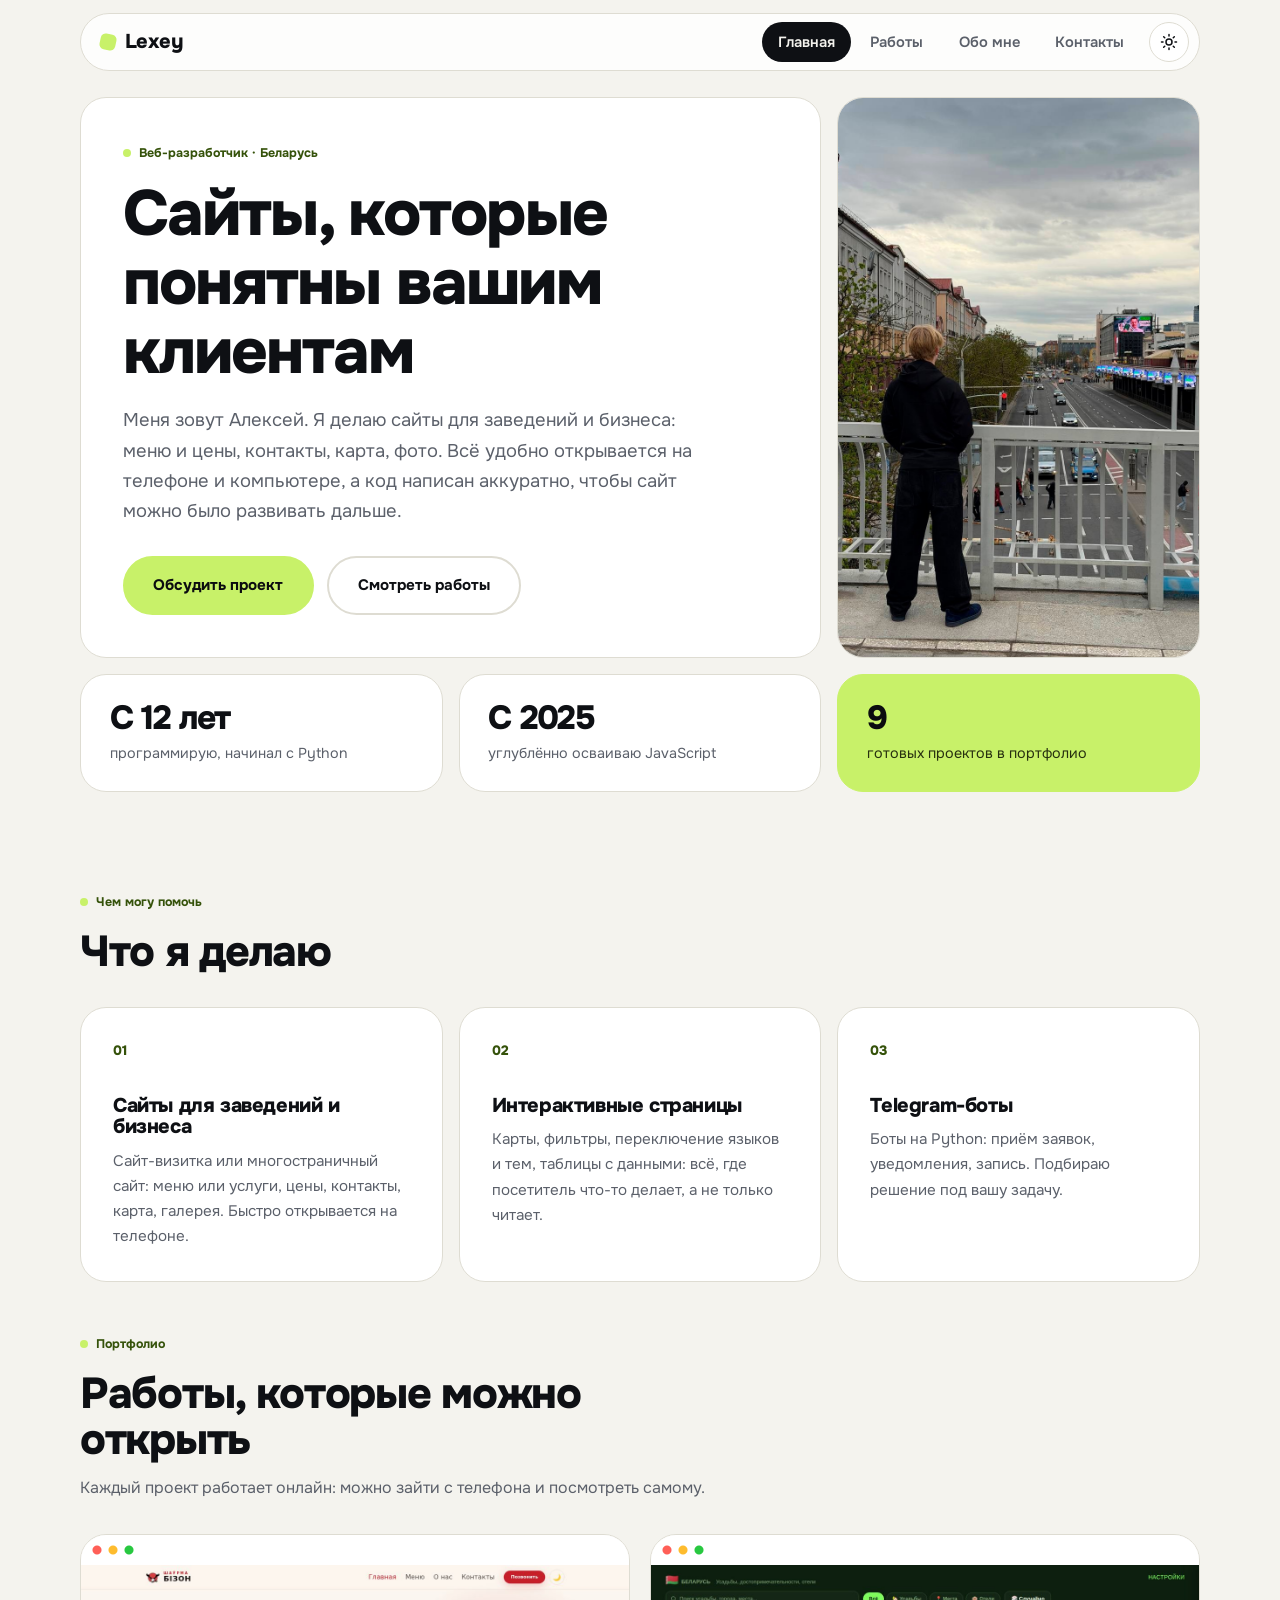
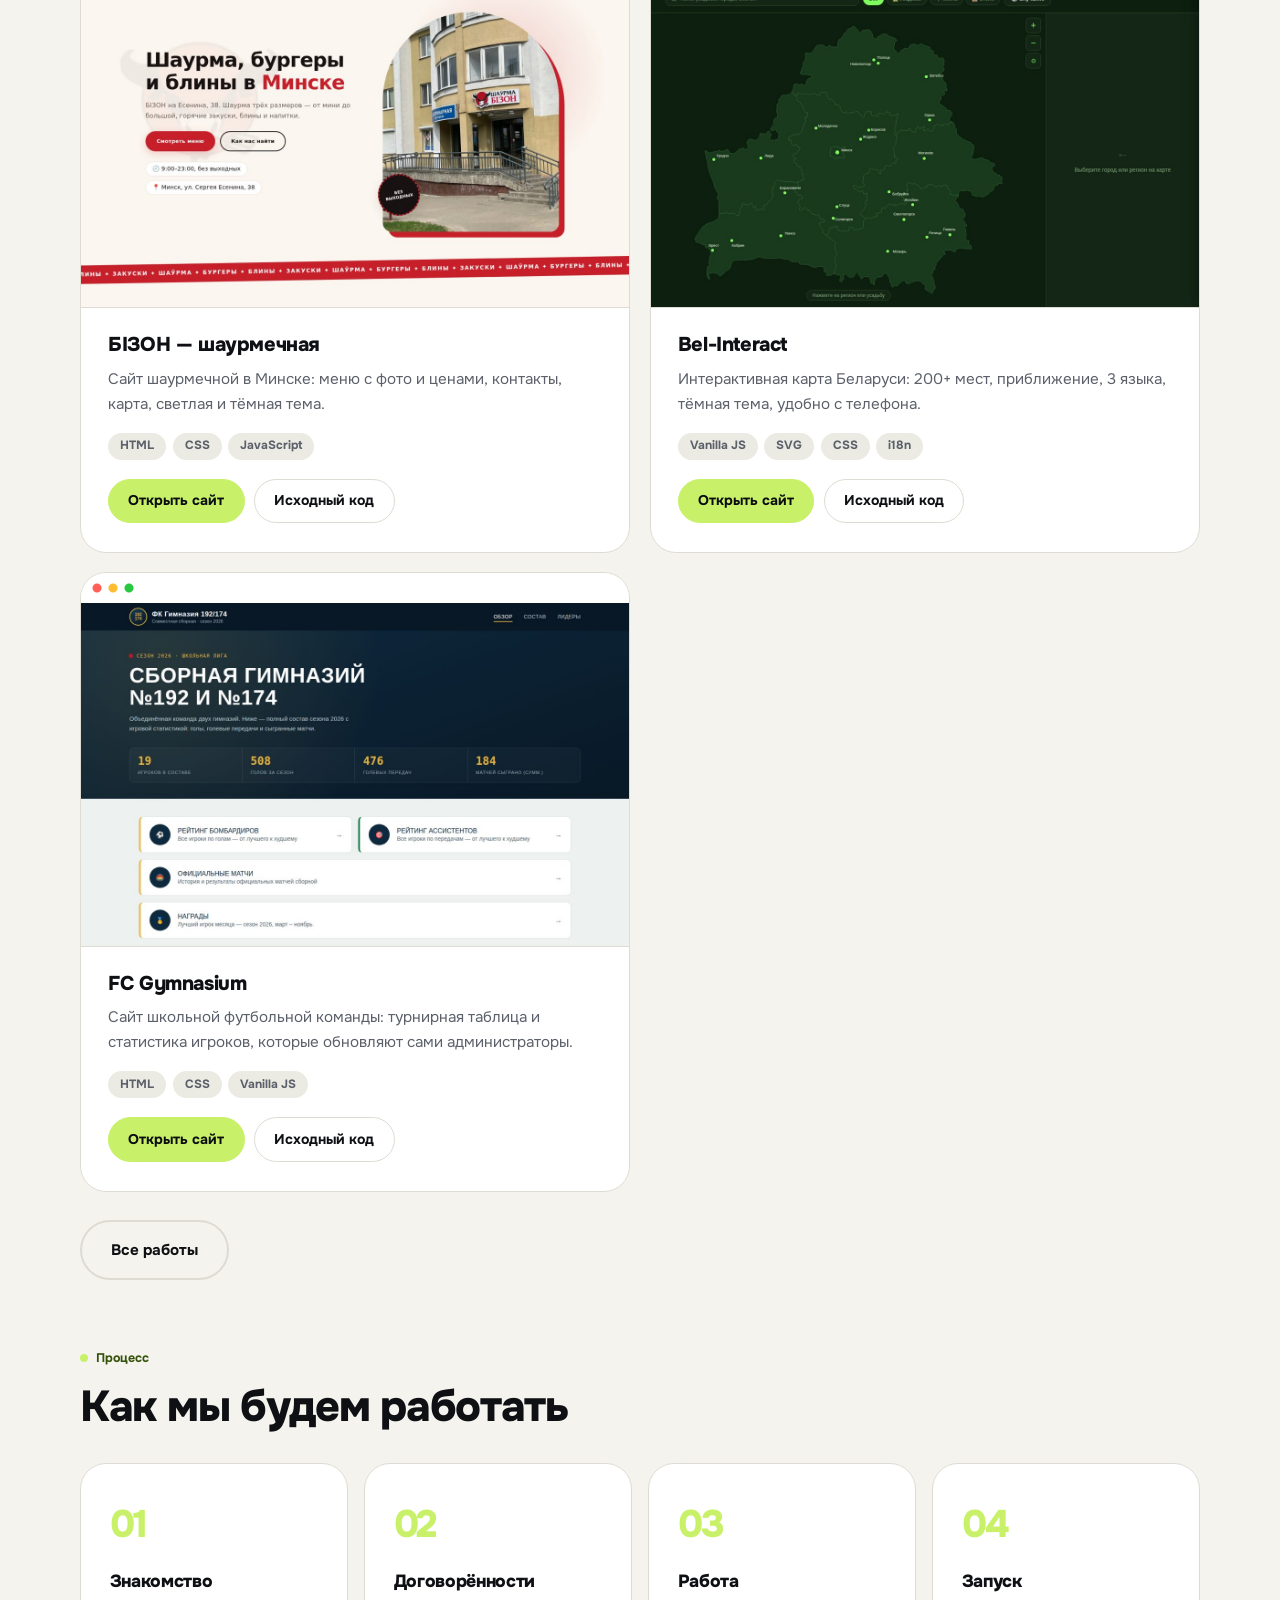
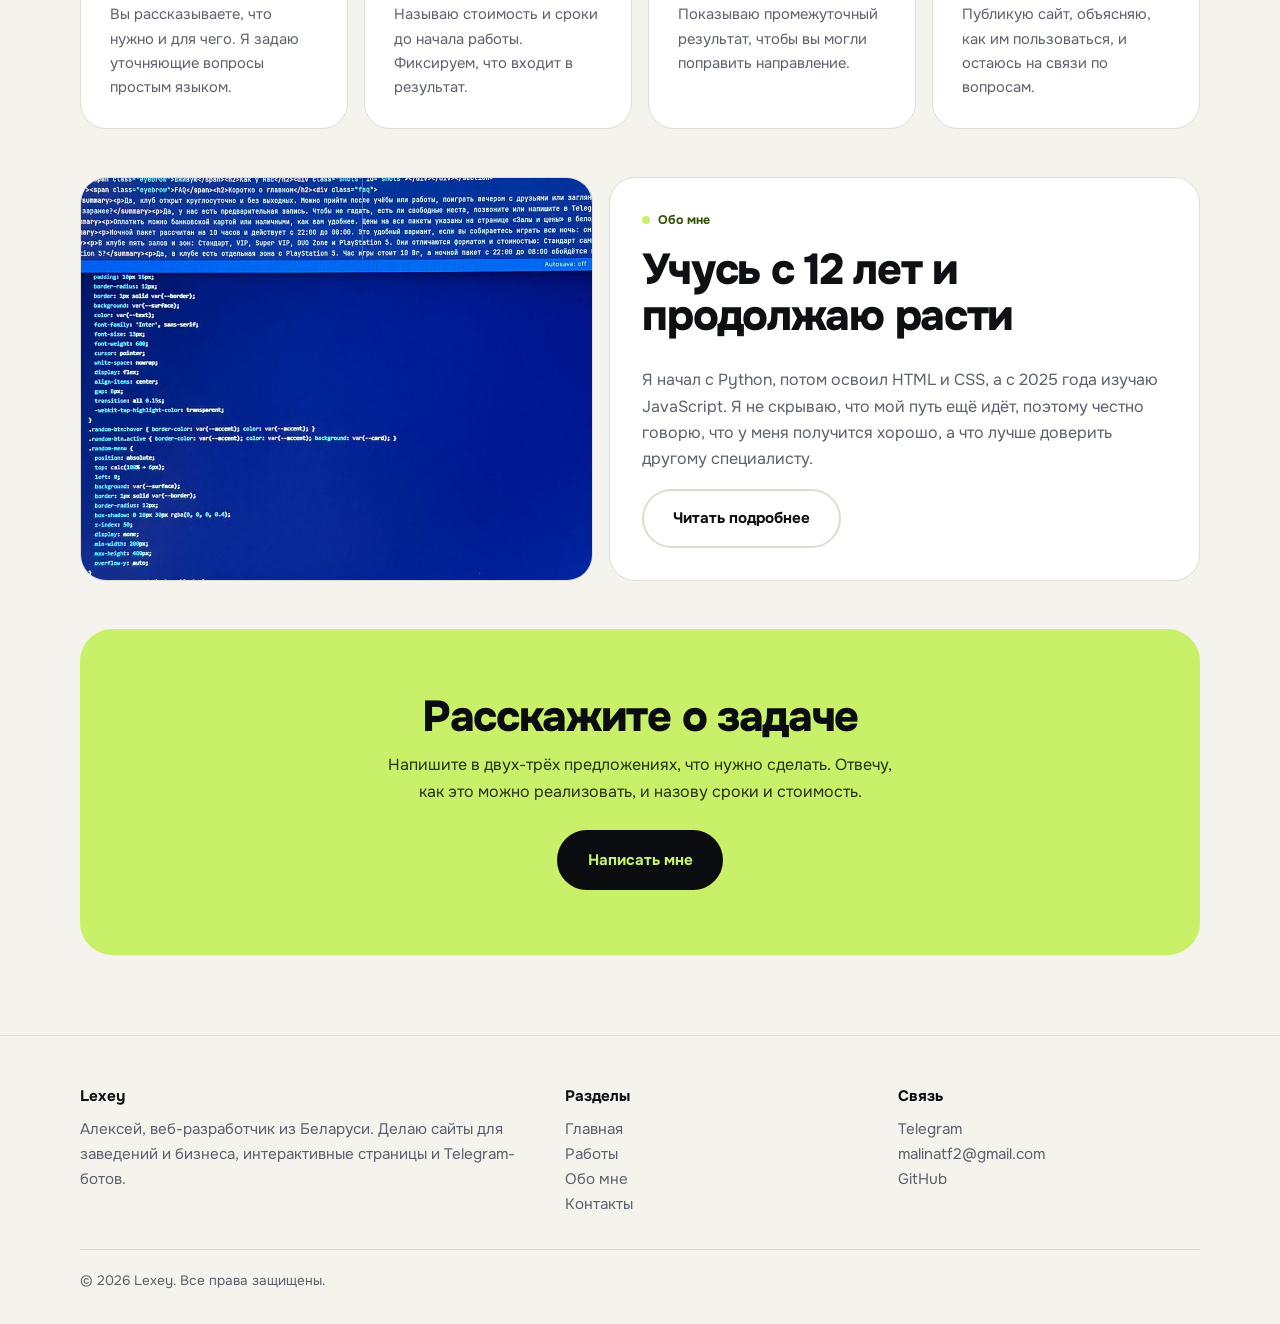
<file: index.html>
<!DOCTYPE html><html lang="ru"><head><meta charset="UTF-8"><meta name="viewport" content="width=device-width,initial-scale=1,viewport-fit=cover"><meta name="theme-color" content="#f4f3ee" media="(prefers-color-scheme: light)"><meta name="theme-color" content="#0b0c0f" media="(prefers-color-scheme: dark)"><script>document.documentElement.className="js";try{document.documentElement.dataset.theme=localStorage.getItem("theme")||"light"}catch(e){document.documentElement.dataset.theme="light"}</script><link rel="icon" href="favicon.ico" sizes="any"><link rel="icon" type="image/png" sizes="32x32" href="favicon-32.png"><link rel="apple-touch-icon" href="favicon-180.png"><link rel="preconnect" href="https://fonts.googleapis.com"><link rel="preconnect" href="https://fonts.gstatic.com" crossorigin><link href="https://fonts.googleapis.com/css2?family=Onest:wght@400;500;600;700;800&display=swap" rel="stylesheet"><link rel="stylesheet" href="style.css"><title>Lexey — создание сайтов для бизнеса и заведений</title><meta name="description" content="Алексей, веб-разработчик из Беларуси. Делаю сайты для заведений и бизнеса, интерактивные страницы и Telegram-ботов."></head><body><header id="site-header"></header>
<main><section style="padding-top:1.2rem"><div class="wrap"><div class="bento">
<div class="b intro"><span class="eyebrow">Веб-разработчик · Беларусь</span><h1>Сайты, которые понятны вашим клиентам</h1><p class="lead">Меня зовут Алексей. Я делаю сайты для заведений и бизнеса: меню и цены, контакты, карта, фото. Всё удобно открывается на телефоне и компьютере, а код написан аккуратно, чтобы сайт можно было развивать дальше.</p><div class="acts"><a class="btn" href="contact.html">Обсудить проект</a><a class="btn ghost" href="projects.html">Смотреть работы</a></div></div>
<div class="b photo"><div class="ph"><img src="images/me-1.jpg" alt="Алексей за компьютерным столом" style="--pos:78% 50%" fetchpriority="high" decoding="async" onerror="this.remove()"></div></div>
<div class="b s"><strong>С 12 лет</strong><span>программирую, начинал с Python</span></div><div class="b s"><strong>С 2025</strong><span>углублённо осваиваю JavaScript</span></div><div class="b s lime"><strong data-stat="projects"></strong><span data-stat-label="projects"></span></div></div></div></section>
<section><div class="wrap"><div class="sec-head"><span class="eyebrow">Чем могу помочь</span><h2>Что я делаю</h2></div><div class="grid3">
<div class="b svc"><span class="no">01</span><h3>Сайты для заведений и бизнеса</h3><p>Сайт-визитка или многостраничный сайт: меню или услуги, цены, контакты, карта, галерея. Быстро открывается на телефоне.</p></div>
<div class="b svc"><span class="no">02</span><h3>Интерактивные страницы</h3><p>Карты, фильтры, переключение языков и тем, таблицы с данными: всё, где посетитель что-то делает, а не только читает.</p></div>
<div class="b svc"><span class="no">03</span><h3>Telegram-боты</h3><p>Боты на Python: приём заявок, уведомления, запись. Подбираю решение под вашу задачу.</p></div></div></div></section>
<section style="padding-top:0"><div class="wrap"><div class="sec-head"><span class="eyebrow">Портфолио</span><h2>Работы, которые можно открыть</h2><p>Каждый проект работает онлайн: можно зайти с телефона и посмотреть самому.</p></div><div class="works" id="featured"></div><p style="margin-top:1.8rem"><a class="btn ghost" href="projects.html">Все работы</a></p></div></section>
<section style="padding-top:0"><div class="wrap"><div class="sec-head"><span class="eyebrow">Процесс</span><h2>Как мы будем работать</h2></div><div class="steps"><div class="b step"><h3>Знакомство</h3><p>Вы рассказываете, что нужно и для чего. Я задаю уточняющие вопросы простым языком.</p></div><div class="b step"><h3>Договорённости</h3><p>Называю стоимость и сроки до начала работы. Фиксируем, что входит в результат.</p></div><div class="b step"><h3>Работа</h3><p>Показываю промежуточный результат, чтобы вы могли поправить направление.</p></div><div class="b step"><h3>Запуск</h3><p>Публикую сайт, объясняю, как им пользоваться, и остаюсь на связи по вопросам.</p></div></div></div></section>
<section style="padding-top:0"><div class="wrap split"><div class="b photo"><div class="ph"><img src="images/me-2.jpg" alt="Код сайта на экране монитора" style="--pos:50% 58%" loading="lazy" decoding="async" onerror="this.remove()"></div></div><div class="b" style="display:flex;flex-direction:column;justify-content:center"><span class="eyebrow">Обо мне</span><h2>Учусь с 12 лет и продолжаю расти</h2><p class="mut">Я начал с Python, потом освоил HTML и CSS, а с 2025 года изучаю JavaScript. Я не скрываю, что мой путь ещё идёт, поэтому честно говорю, что у меня получится хорошо, а что лучше доверить другому специалисту.</p><p style="margin:0"><a class="btn ghost" href="about.html">Читать подробнее</a></p></div></div></section>
<section style="padding-top:0"><div class="wrap"><div class="b cta"><h2>Расскажите о задаче</h2><p>Напишите в двух-трёх предложениях, что нужно сделать. Отвечу, как это можно реализовать, и назову сроки и стоимость.</p><a class="btn" href="contact.html">Написать мне</a></div></div></section></main><footer id="site-footer"></footer><script src="projects-data.js"></script><script src="portfolio.js"></script></body></html>
</file>
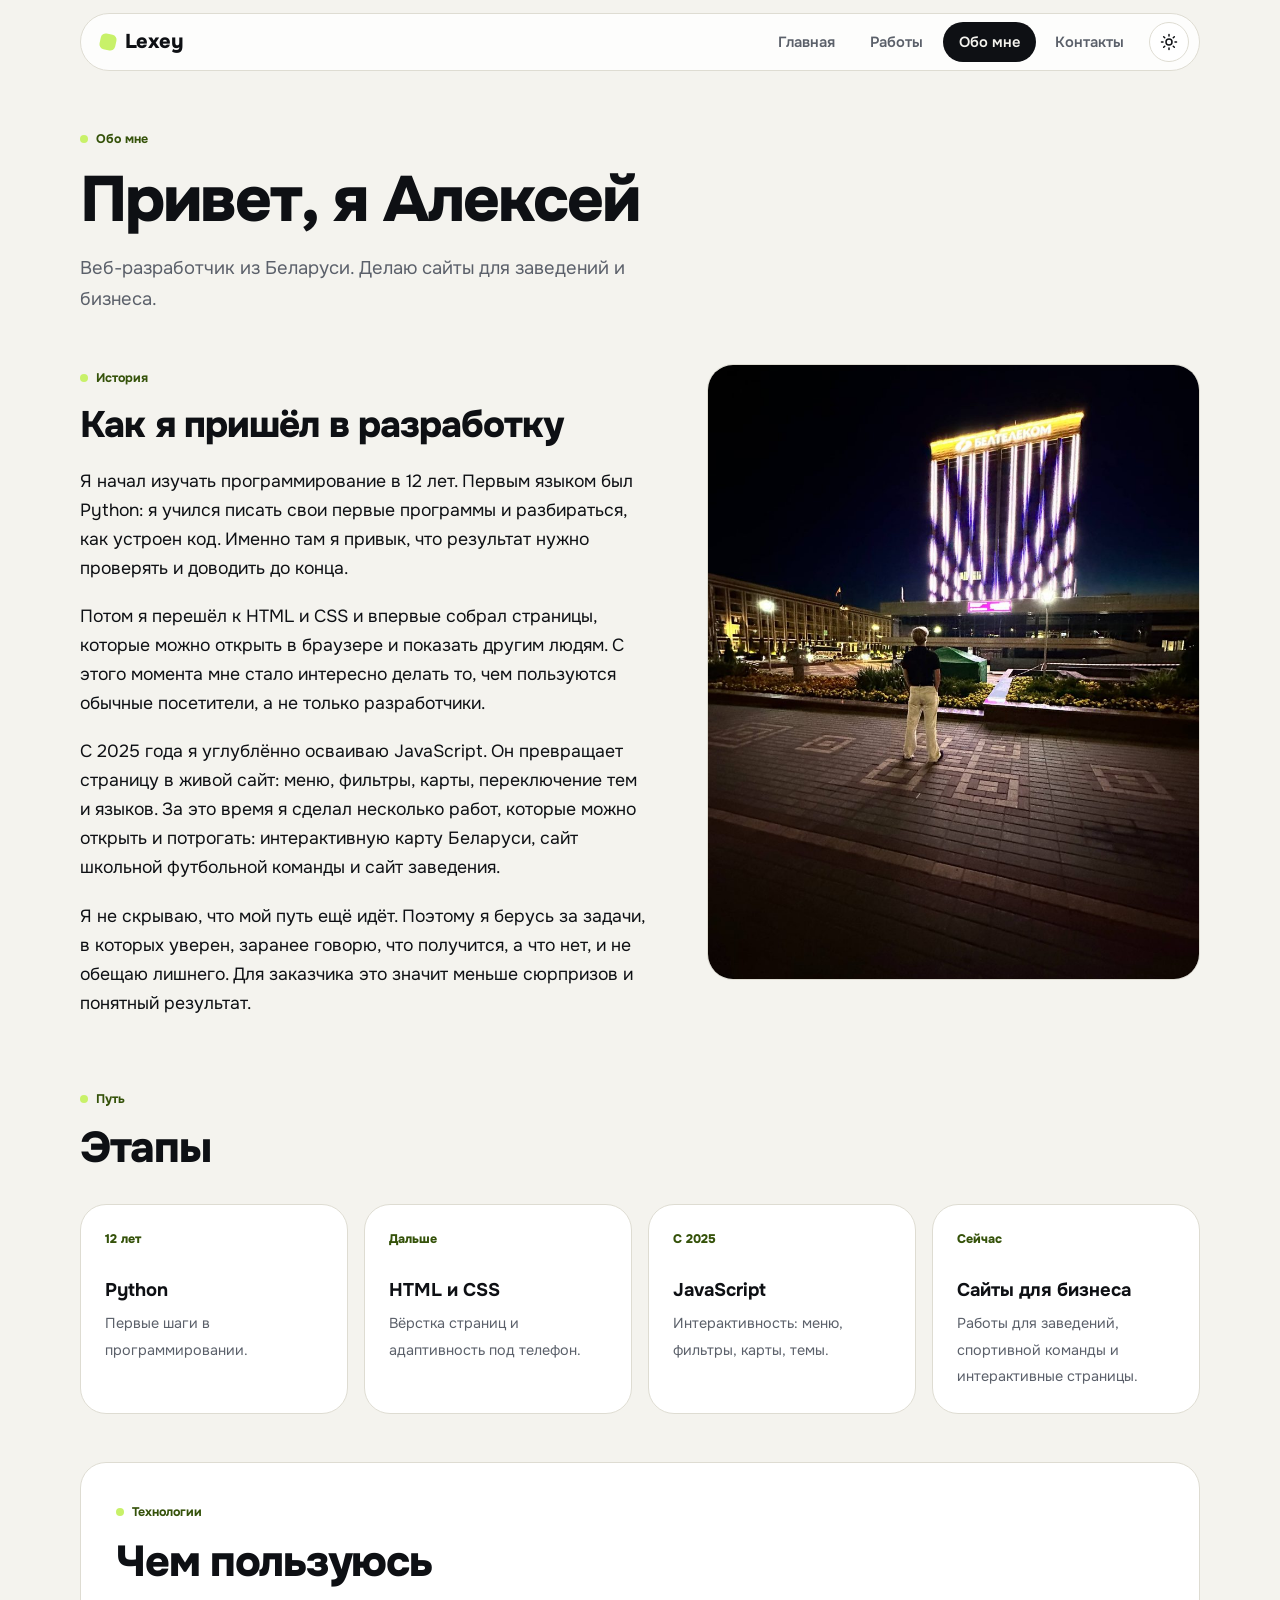
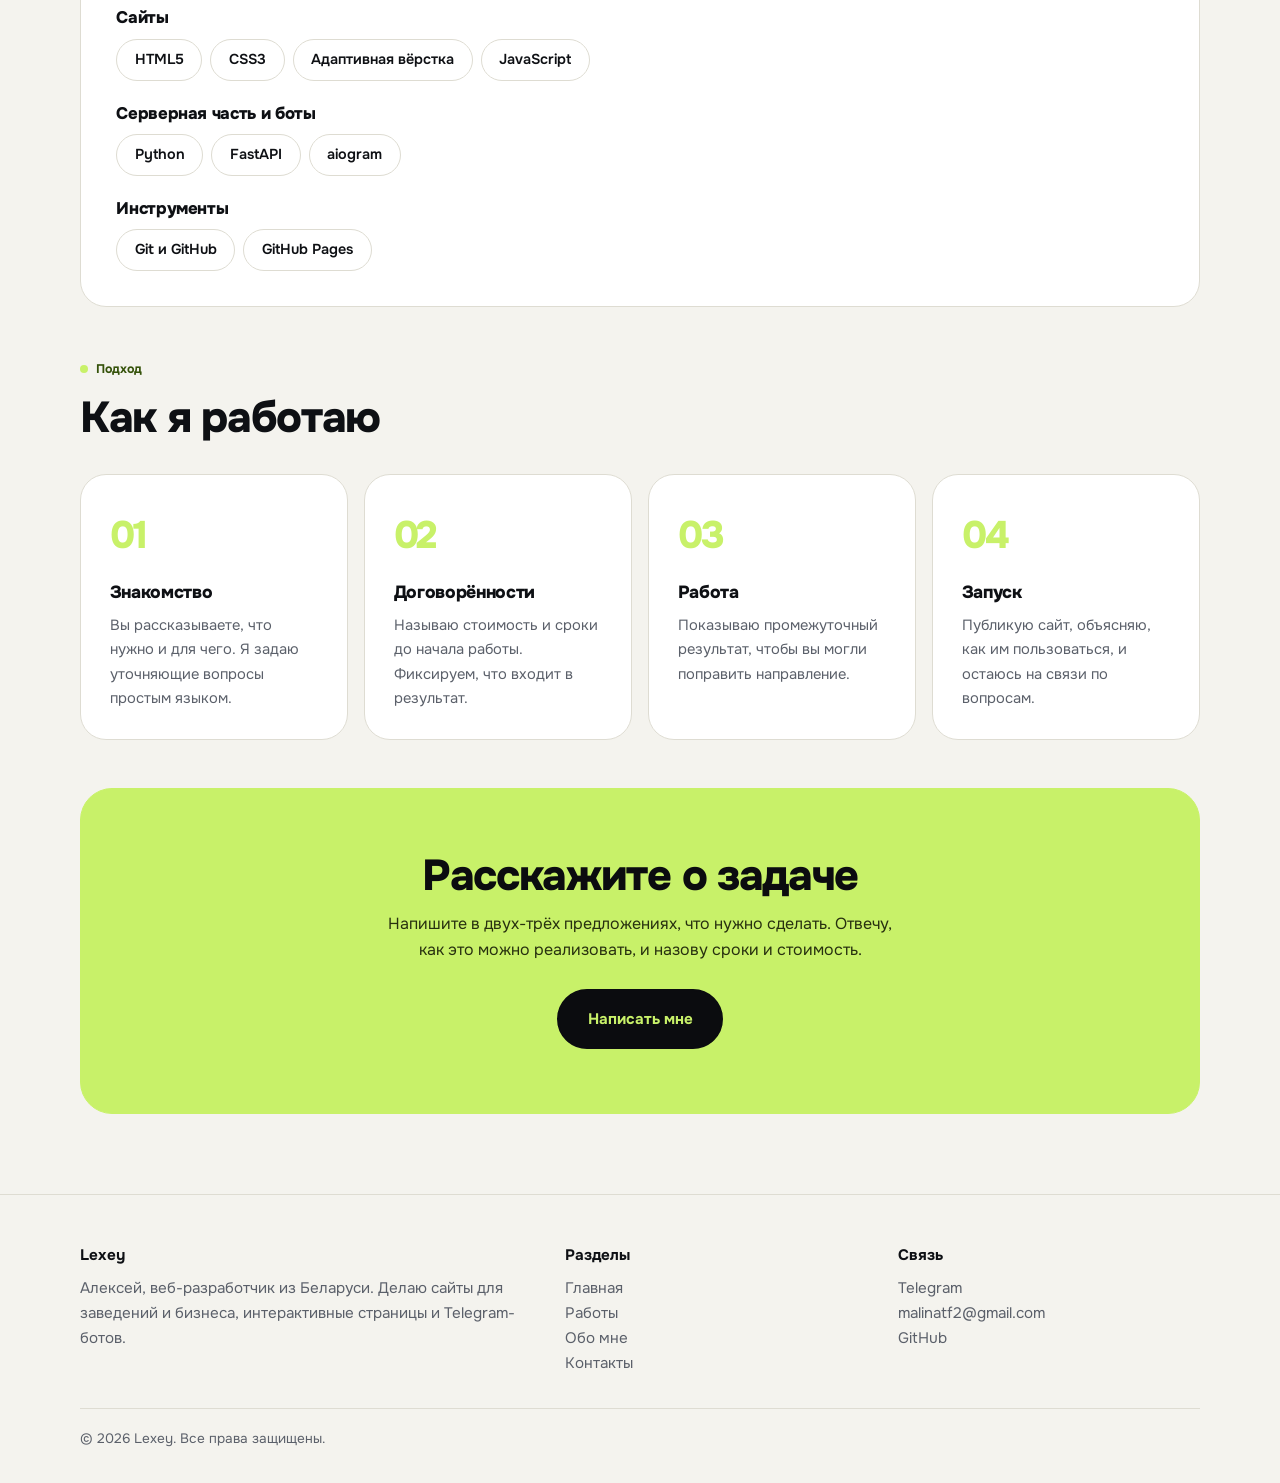
<file: about.html>
<!DOCTYPE html><html lang="ru"><head><meta charset="UTF-8"><meta name="viewport" content="width=device-width,initial-scale=1,viewport-fit=cover"><meta name="theme-color" content="#f4f3ee" media="(prefers-color-scheme: light)"><meta name="theme-color" content="#0b0c0f" media="(prefers-color-scheme: dark)"><script>document.documentElement.className="js";try{document.documentElement.dataset.theme=localStorage.getItem("theme")||"light"}catch(e){document.documentElement.dataset.theme="light"}</script><link rel="icon" href="favicon.ico" sizes="any"><link rel="icon" type="image/png" sizes="32x32" href="favicon-32.png"><link rel="apple-touch-icon" href="favicon-180.png"><link rel="preconnect" href="https://fonts.googleapis.com"><link rel="preconnect" href="https://fonts.gstatic.com" crossorigin><link href="https://fonts.googleapis.com/css2?family=Onest:wght@400;500;600;700;800&display=swap" rel="stylesheet"><link rel="stylesheet" href="style.css"><title>Обо мне — Lexey</title><meta name="description" content="Алексей, веб-разработчик из Беларуси: путь от Python в 12 лет до сайтов для бизнеса, как я работаю и какими технологиями пользуюсь."></head><body><header id="site-header"></header>
<main><section style="padding-bottom:1rem"><div class="wrap"><span class="eyebrow">Обо мне</span><h1>Привет, я Алексей</h1><p class="lead">Веб-разработчик из Беларуси. Делаю сайты для заведений и бизнеса.</p></div></section>
<section style="padding-top:1rem"><div class="wrap bio"><div class="txt"><div class="lab"><span class="eyebrow">История</span><h2>Как я пришёл в разработку</h2></div>
<p>Я начал изучать программирование в 12 лет. Первым языком был Python: я учился писать свои первые программы и разбираться, как устроен код. Именно там я привык, что результат нужно проверять и доводить до конца.</p>
<p>Потом я перешёл к HTML и CSS и впервые собрал страницы, которые можно открыть в браузере и показать другим людям. С этого момента мне стало интересно делать то, чем пользуются обычные посетители, а не только разработчики.</p>
<p>С 2025 года я углублённо осваиваю JavaScript. Он превращает страницу в живой сайт: меню, фильтры, карты, переключение тем и языков. За это время я сделал несколько работ, которые можно открыть и потрогать: интерактивную карту Беларуси, сайт школьной футбольной команды и сайт заведения.</p>
<p>Я не скрываю, что мой путь ещё идёт. Поэтому я берусь за задачи, в которых уверен, заранее говорю, что получится, а что нет, и не обещаю лишнего. Для заказчика это значит меньше сюрпризов и понятный результат.</p></div><aside class="aside"><div class="b photo"><div class="ph"><img src="images/me-3.jpg" alt="Алексей вечером в городе" decoding="async" onerror="this.remove()"></div></div></aside></div></section>
<section style="padding-top:0"><div class="wrap"><div class="sec-head"><span class="eyebrow">Путь</span><h2>Этапы</h2></div><ul class="tl"><li class="b"><small>12 лет</small><b>Python</b><span>Первые шаги в программировании.</span></li><li class="b"><small>Дальше</small><b>HTML и CSS</b><span>Вёрстка страниц и адаптивность под телефон.</span></li><li class="b"><small>С 2025</small><b>JavaScript</b><span>Интерактивность: меню, фильтры, карты, темы.</span></li><li class="b"><small>Сейчас</small><b>Сайты для бизнеса</b><span>Работы для заведений, спортивной команды и интерактивные страницы.</span></li></ul></div></section>
<section style="padding-top:0"><div class="wrap"><div class="b skills" style="padding:2.2rem"><span class="eyebrow">Технологии</span><h2>Чем пользуюсь</h2><h3>Сайты</h3><div class="chips"><span>HTML5</span><span>CSS3</span><span>Адаптивная вёрстка</span><span>JavaScript</span></div><h3>Серверная часть и боты</h3><div class="chips"><span>Python</span><span>FastAPI</span><span>aiogram</span></div><h3>Инструменты</h3><div class="chips"><span>Git и GitHub</span><span>GitHub Pages</span></div></div></div></section>
<section style="padding-top:0"><div class="wrap"><div class="sec-head"><span class="eyebrow">Подход</span><h2>Как я работаю</h2></div><div class="steps"><div class="b step"><h3>Знакомство</h3><p>Вы рассказываете, что нужно и для чего. Я задаю уточняющие вопросы простым языком.</p></div><div class="b step"><h3>Договорённости</h3><p>Называю стоимость и сроки до начала работы. Фиксируем, что входит в результат.</p></div><div class="b step"><h3>Работа</h3><p>Показываю промежуточный результат, чтобы вы могли поправить направление.</p></div><div class="b step"><h3>Запуск</h3><p>Публикую сайт, объясняю, как им пользоваться, и остаюсь на связи по вопросам.</p></div></div></div></section><section style="padding-top:0"><div class="wrap"><div class="b cta"><h2>Расскажите о задаче</h2><p>Напишите в двух-трёх предложениях, что нужно сделать. Отвечу, как это можно реализовать, и назову сроки и стоимость.</p><a class="btn" href="contact.html">Написать мне</a></div></div></section></main><footer id="site-footer"></footer><script src="projects-data.js"></script><script src="portfolio.js"></script></body></html>
</file>
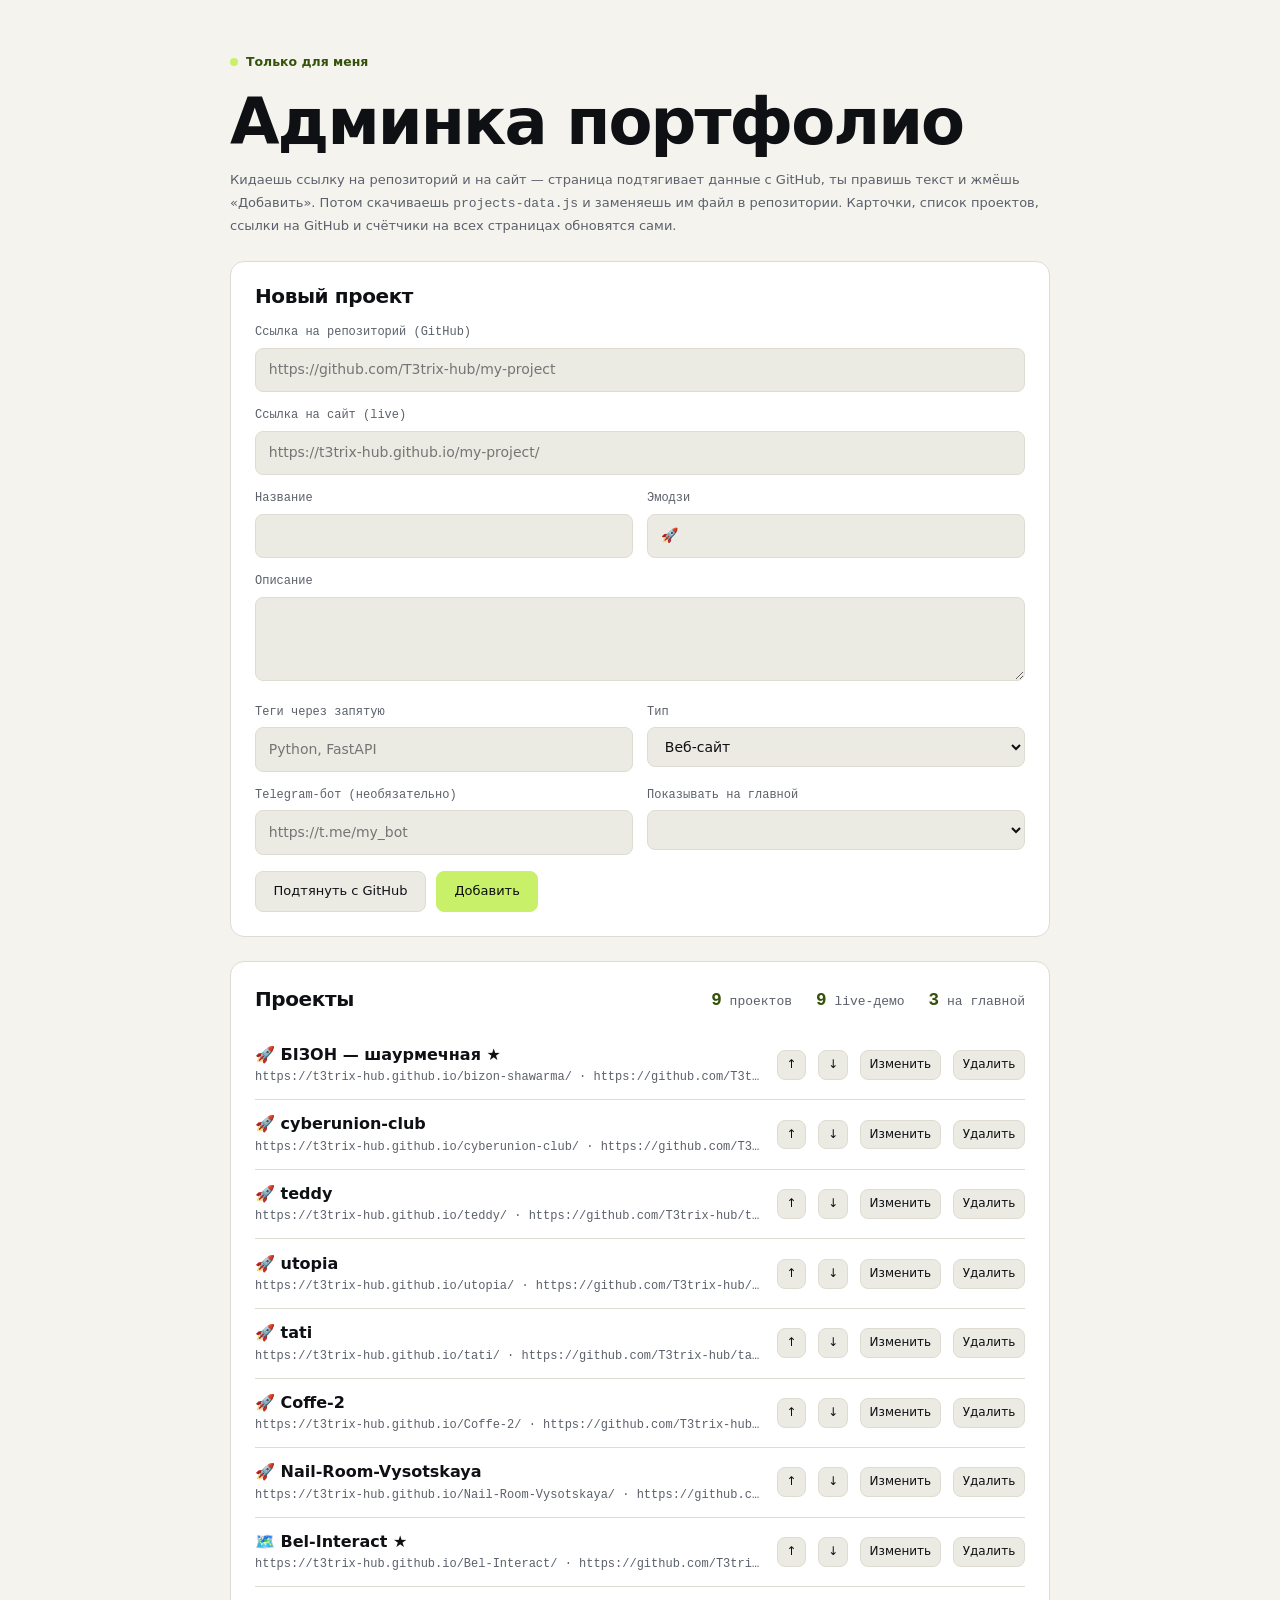
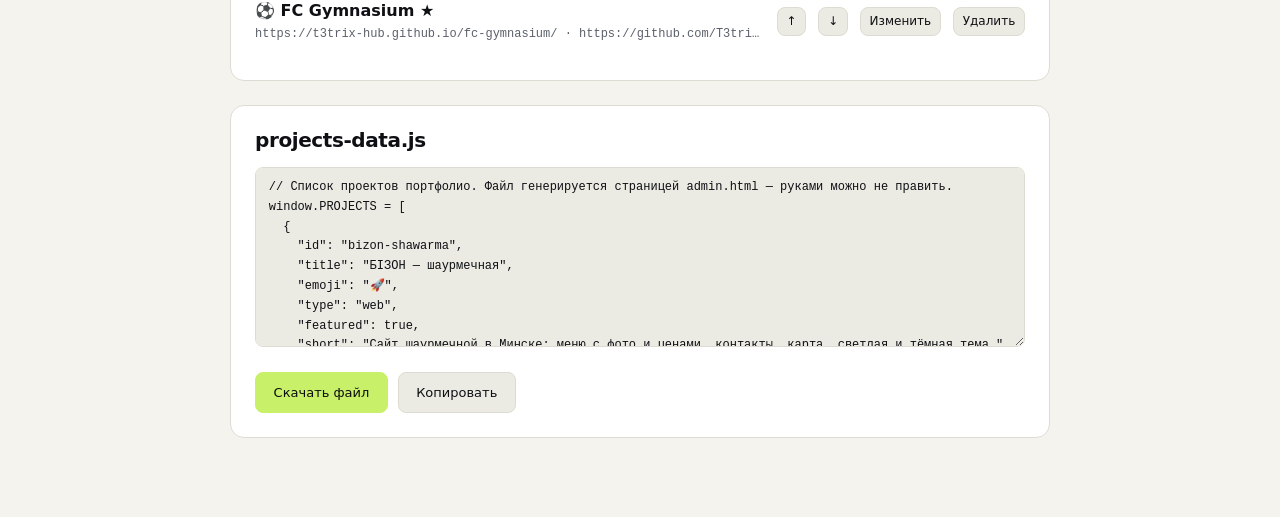
<file: admin.html>
<!DOCTYPE html>
<html lang="ru">
<head>
  <meta charset="UTF-8" />
  <meta name="viewport" content="width=device-width, initial-scale=1.0" />
  <meta name="robots" content="noindex, nofollow" />
  <title>Админка — Lexey</title>
  <link rel="icon" href="favicon.ico" sizes="any" />
  <link rel="stylesheet" href="style.css" />
  <style>
    .wrap { max-width: 860px; margin: 0 auto; padding: 3rem 1.25rem 5rem; }
    .panel { background: var(--bg2); border: 1px solid var(--border); border-radius: var(--radius); padding: 1.5rem; margin-top: 1.5rem; }
    .panel h3 { margin-bottom: 1rem; }
    .grid2 { display: grid; grid-template-columns: 1fr 1fr; gap: 0.875rem; }
    .full { grid-column: 1 / -1; }
    label { display: block; font-size: 0.75rem; color: var(--muted); font-family: var(--font-mono); margin-bottom: 0.3rem; }
    input[type=text], input[type=url], select, textarea {
      width: 100%; padding: 0.6rem 0.8rem; background: var(--bg3); color: var(--text);
      border: 1px solid var(--border); border-radius: 8px; font: inherit; font-size: 0.875rem;
    }
    input:focus, select:focus, textarea:focus { outline: none; border-color: var(--accent); }
    textarea { resize: vertical; min-height: 84px; }
    .row { display: flex; gap: 0.6rem; flex-wrap: wrap; align-items: center; margin-top: 1rem; }
    .b { padding: 0.55rem 1.1rem; border-radius: 8px; border: 1px solid var(--border); background: var(--bg3);
         color: var(--text); font: inherit; font-size: 0.8125rem; font-weight: 500; cursor: pointer; }
    .b:hover { border-color: var(--accent); }
    .b.pri { background: var(--fill); border-color: var(--fill); color: var(--onfill); }
    .b.sm { padding: 0.25rem 0.55rem; font-size: 0.75rem; }
    #status { font-size: 0.8125rem; font-family: var(--font-mono); color: var(--muted); }
    #status.ok { color: #4ade80; } #status.err { color: #f87171; }
    .item { display: flex; gap: 0.75rem; align-items: center; padding: 0.7rem 0; border-top: 1px solid var(--border); }
    .item:first-child { border-top: 0; }
    .item .t { flex: 1; min-width: 0; }
    .item .t b { display: block; }
    .item .t span { font-size: 0.75rem; color: var(--muted); font-family: var(--font-mono); overflow: hidden; text-overflow: ellipsis; white-space: nowrap; display: block; }
    .stats { display: flex; gap: 1.5rem; font-family: var(--font-mono); font-size: 0.8125rem; color: var(--muted); }
    .stats b { color: var(--accent); font-size: 1.1rem; }
    #out { font-family: var(--font-mono); font-size: 0.75rem; min-height: 180px; }
    .hint { font-size: 0.8125rem; color: var(--muted); line-height: 1.7; margin-top: 0.75rem; }
    .dirty { display: none; color: #fbbf24; font-size: 0.8125rem; margin-top: 0.75rem; }
    @media (max-width: 600px) { .grid2 { grid-template-columns: 1fr; } }
  </style>
</head>
<body>
<div class="wrap">
  <span class="eyebrow">Только для меня</span>
  <h1>Админка портфолио</h1>
  <p class="hint">Кидаешь ссылку на репозиторий и на сайт — страница подтягивает данные с GitHub, ты правишь текст и жмёшь «Добавить». Потом скачиваешь <code>projects-data.js</code> и заменяешь им файл в репозитории. Карточки, список проектов, ссылки на GitHub и счётчики на всех страницах обновятся сами.</p>

  <div class="panel">
    <h3 id="formTitle">Новый проект</h3>
    <div class="grid2">
      <div class="full"><label for="repo">Ссылка на репозиторий (GitHub)</label>
        <input type="url" id="repo" placeholder="https://github.com/T3trix-hub/my-project" /></div>
      <div class="full"><label for="live">Ссылка на сайт (live)</label>
        <input type="url" id="live" placeholder="https://t3trix-hub.github.io/my-project/" /></div>
      <div><label for="title">Название</label><input type="text" id="title" /></div>
      <div><label for="emoji">Эмодзи</label><input type="text" id="emoji" value="🚀" maxlength="4" /></div>
      <div class="full"><label for="desc">Описание</label><textarea id="desc"></textarea></div>
      <div><label for="tags">Теги через запятую</label><input type="text" id="tags" placeholder="Python, FastAPI" /></div>
      <div><label for="type">Тип</label>
        <select id="type"><option value="web">Веб-сайт</option><option value="app">Приложение</option><option value="bot">Telegram-бот</option></select></div>
      <div><label for="tg">Telegram-бот (необязательно)</label><input type="url" id="tg" placeholder="https://t.me/my_bot" /></div>
      <div><label for="featured">Показывать на главной</label>
        <select id="featured"><option value="1">Да</option><option value="0">Нет</option></select></div>
    </div>
    <div class="row">
      <button class="b" id="btnFetch" type="button">Подтянуть с GitHub</button>
      <button class="b pri" id="btnSave" type="button">Добавить</button>
      <button class="b" id="btnCancel" type="button" style="display:none">Отмена</button>
      <span id="status"></span>
    </div>
  </div>

  <div class="panel">
    <div class="row" style="margin:0 0 1rem;justify-content:space-between">
      <h3 style="margin:0">Проекты</h3>
      <div class="stats"><span><b id="sP">0</b> проектов</span><span><b id="sL">0</b> live-демо</span><span><b id="sF">0</b> на главной</span></div>
    </div>
    <div id="items"></div>
  </div>

  <div class="panel">
    <h3>projects-data.js</h3>
    <textarea id="out" readonly></textarea>
    <div class="row">
      <button class="b pri" id="btnDl" type="button">Скачать файл</button>
      <button class="b" id="btnCopy" type="button">Копировать</button>
    </div>
    <div class="dirty" id="dirty">Есть изменения: скачай файл и замени им <code>projects-data.js</code> в репозитории, иначе посетители их не увидят.</div>
  </div>
</div>

<script src="projects-data.js"></script>
<script src="portfolio.js"></script>
<script>
(function () {
  const $ = id => document.getElementById(id);
  const list = JSON.parse(JSON.stringify(window.PROJECTS || []));
  let editing = null, changed = false;

  const status = (t, c) => { $('status').textContent = t || ''; $('status').className = c || ''; };
  const slug = s => String(s).toLowerCase().replace(/[^a-z0-9]+/g, '-').replace(/^-|-$/g, '') || 'project-' + Date.now();
  const parseRepo = u => { const m = String(u).trim().match(/github\.com\/([^\/\s]+)\/([^\/\s#?]+)/i); return m ? { owner: m[1], name: m[2].replace(/\.git$/, '') } : null; };
  const isUrl = u => /^https?:\/\//i.test(u);

  async function fetchRepo() {
    const r = parseRepo($('repo').value);
    if (!r) return status('Это не похоже на ссылку на GitHub-репозиторий', 'err');
    status('Загружаю…');
    try {
      const res = await fetch('https://api.github.com/repos/' + r.owner + '/' + r.name);
      if (!res.ok) throw new Error(res.status === 404 ? 'Репозиторий не найден (или он приватный)' : res.status === 403 ? 'Лимит запросов GitHub, попробуй позже или заполни руками' : 'GitHub API: ' + res.status);
      const d = await res.json();
      if (!$('title').value) $('title').value = d.name;
      if (!$('desc').value) $('desc').value = d.description || '';
      if (!$('tags').value) $('tags').value = [d.language].concat((d.topics || []).slice(0, 3)).filter(Boolean).join(', ');
      if (!$('live').value) $('live').value = d.homepage || ('https://' + r.owner.toLowerCase() + '.github.io/' + r.name + '/');
      status('Данные подтянуты — проверь и поправь', 'ok');
    } catch (e) { status(e.message || 'Не удалось связаться с GitHub', 'err'); }
  }

  function resetForm() {
    editing = null;
    ['repo', 'live', 'title', 'desc', 'tags', 'tg'].forEach(k => $(k).value = '');
    $('emoji').value = '🚀'; $('type').value = 'web'; $('featured').value = '1';
    $('formTitle').textContent = 'Новый проект'; $('btnSave').textContent = 'Добавить'; $('btnCancel').style.display = 'none';
  }

  function save() {
    const repo = $('repo').value.trim(), live = $('live').value.trim(), tg = $('tg').value.trim();
    const title = $('title').value.trim();
    if (!title) return status('Укажи название', 'err');
    if (repo && !isUrl(repo) || live && !isUrl(live) || tg && !isUrl(tg)) return status('Ссылки должны начинаться с http:// или https://', 'err');
    if (!repo && !live) return status('Нужна хотя бы одна ссылка: на репозиторий или на сайт', 'err');
    const p = {
      id: editing || slug((parseRepo(repo) || {}).name || title),
      title, emoji: $('emoji').value.trim() || '🚀', type: $('type').value,
      featured: $('featured').value === '1',
      short: '', desc: $('desc').value.trim(),
      tags: $('tags').value.split(',').map(s => s.trim()).filter(Boolean),
      repo, live, tg
    };
    const i = list.findIndex(x => x.id === p.id);
    if (i >= 0) { p.short = list[i].short && list[i].desc === p.desc ? list[i].short : ''; list[i] = p; } else list.push(p);
    changed = true; resetForm(); status('Сохранено в списке ниже', 'ok'); render();
  }

  function edit(id) {
    const p = list.find(x => x.id === id); if (!p) return;
    editing = id;
    $('repo').value = p.repo || ''; $('live').value = p.live || ''; $('title').value = p.title; $('emoji').value = p.emoji;
    $('desc').value = p.desc || ''; $('tags').value = (p.tags || []).join(', '); $('type').value = p.type; $('tg').value = p.tg || '';
    $('featured').value = p.featured ? '1' : '0';
    $('formTitle').textContent = 'Редактирование: ' + p.title; $('btnSave').textContent = 'Сохранить'; $('btnCancel').style.display = '';
    window.scrollTo({ top: 0, behavior: 'smooth' });
  }

  function render() {
    const box = $('items'); box.textContent = '';
    if (!list.length) { box.textContent = 'Пока пусто.'; }
    list.forEach((p, i) => {
      const d = document.createElement('div'); d.className = 'item';
      const t = document.createElement('div'); t.className = 't';
      const b = document.createElement('b'); b.textContent = p.emoji + ' ' + p.title + (p.featured ? '  ★' : '');
      const s = document.createElement('span'); s.textContent = [p.live, p.repo].filter(Boolean).join('  ·  ') + '  ·  скриншот: images/projects/' + p.id + '.jpg';
      t.append(b, s); d.append(t);
      [['↑', () => move(i, -1)], ['↓', () => move(i, 1)], ['Изменить', () => edit(p.id)], ['Удалить', () => del(i)]].forEach(([l, fn]) => {
        const x = document.createElement('button'); x.type = 'button'; x.className = 'b sm'; x.textContent = l; x.onclick = fn; d.append(x);
      });
      box.append(d);
    });
    $('sP').textContent = list.length;
    $('sL').textContent = list.filter(p => p.live).length;
    $('sF').textContent = list.filter(p => p.featured).length;
    $('out').value = '// Список проектов портфолио. Файл генерируется страницей admin.html — руками можно не править.\nwindow.PROJECTS = ' + JSON.stringify(list, null, 2) + ';\n';
    $('dirty').style.display = changed ? 'block' : 'none';
  }
  function move(i, d) { const j = i + d; if (j < 0 || j >= list.length) return; [list[i], list[j]] = [list[j], list[i]]; changed = true; render(); }
  function del(i) { if (confirm('Удалить «' + list[i].title + '»?')) { list.splice(i, 1); changed = true; render(); } }

  $('btnFetch').onclick = fetchRepo;
  $('repo').addEventListener('change', () => { if (!editing && parseRepo($('repo').value) && !$('title').value) fetchRepo(); });
  $('btnSave').onclick = save;
  $('btnCancel').onclick = () => { resetForm(); status(''); };
  $('btnDl').onclick = () => {
    const a = document.createElement('a');
    a.href = URL.createObjectURL(new Blob([$('out').value], { type: 'text/javascript' }));
    a.download = 'projects-data.js'; a.click(); setTimeout(() => URL.revokeObjectURL(a.href), 1000);
  };
  $('btnCopy').onclick = async () => {
    try { await navigator.clipboard.writeText($('out').value); status('Скопировано', 'ok'); }
    catch (e) { $('out').select(); document.execCommand('copy'); status('Скопировано', 'ok'); }
  };
  window.addEventListener('beforeunload', e => { if (changed) { e.preventDefault(); e.returnValue = ''; } });
  render();
})();
</script>
</body>
</html>
</file>
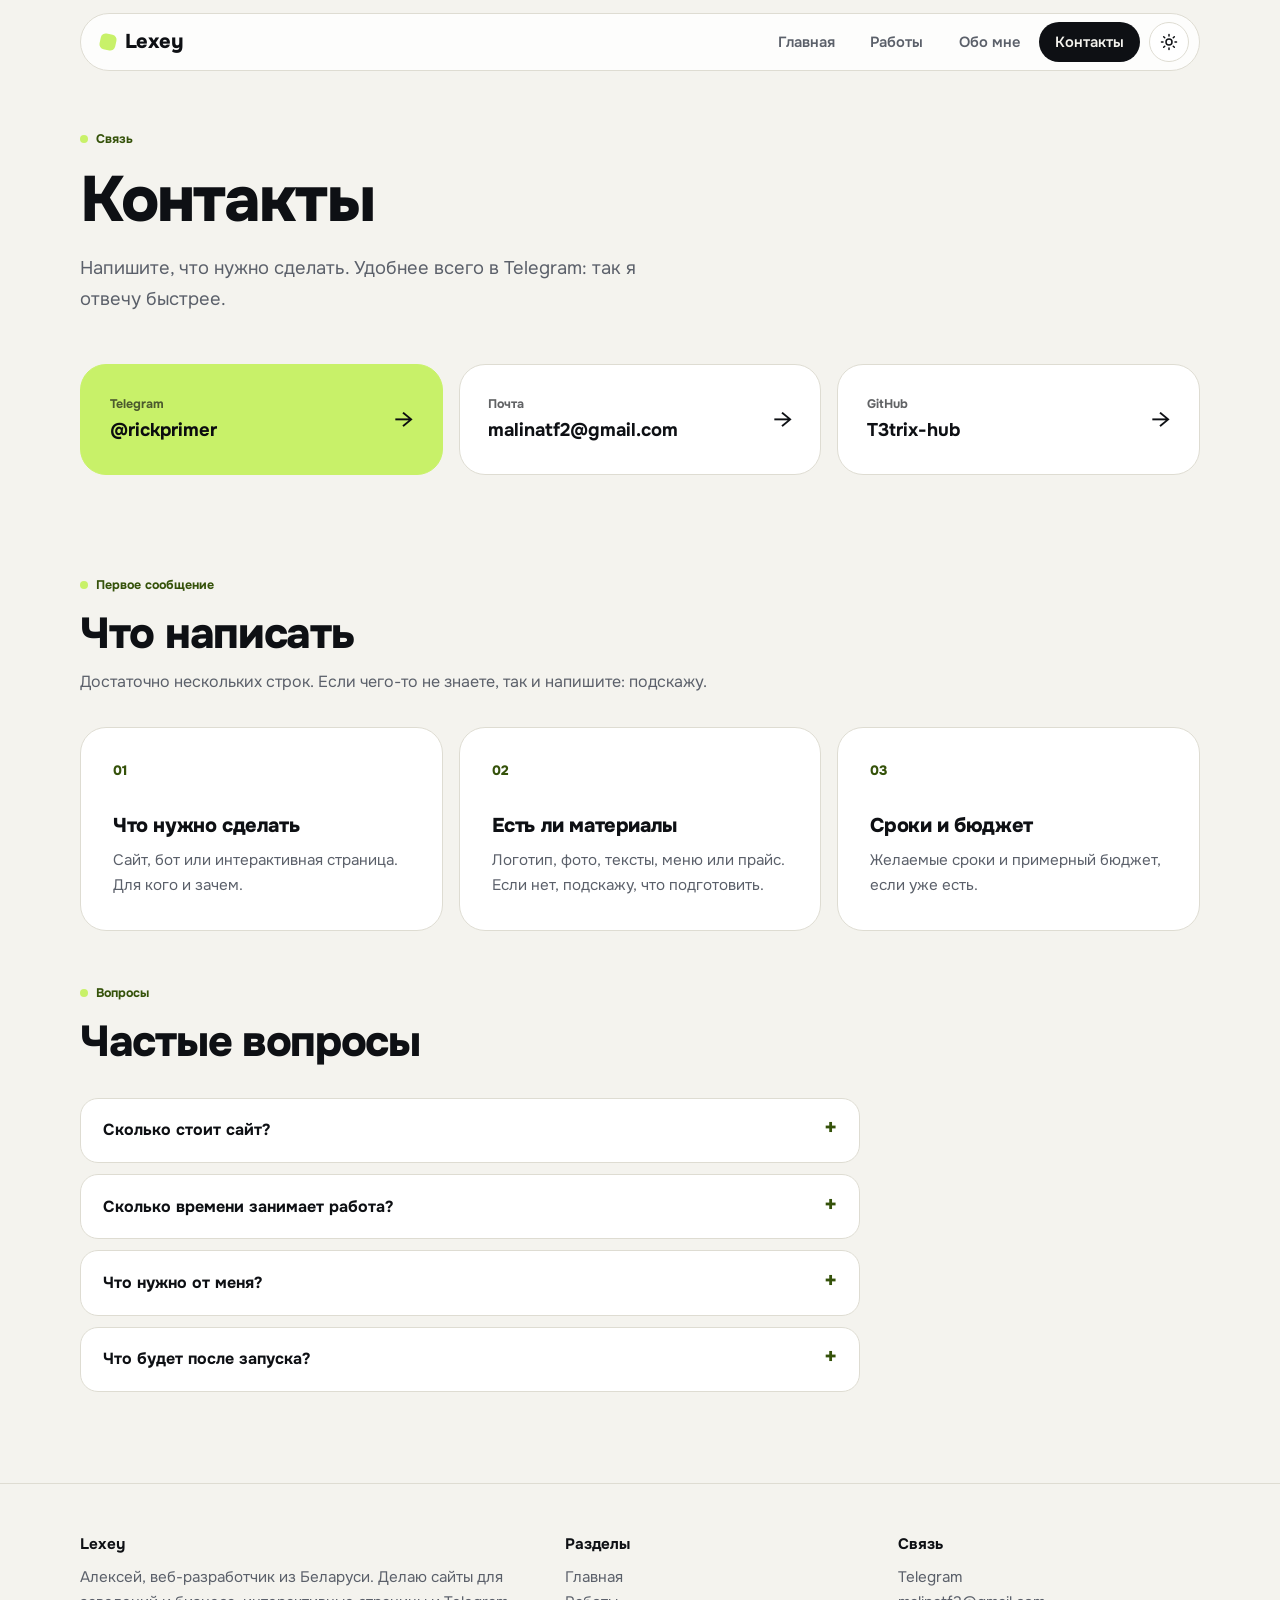
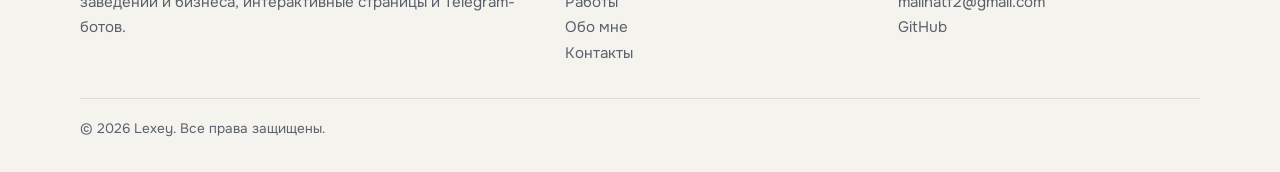
<file: contact.html>
<!DOCTYPE html><html lang="ru"><head><meta charset="UTF-8"><meta name="viewport" content="width=device-width,initial-scale=1,viewport-fit=cover"><meta name="theme-color" content="#f4f3ee" media="(prefers-color-scheme: light)"><meta name="theme-color" content="#0b0c0f" media="(prefers-color-scheme: dark)"><script>document.documentElement.className="js";try{document.documentElement.dataset.theme=localStorage.getItem("theme")||"light"}catch(e){document.documentElement.dataset.theme="light"}</script><link rel="icon" href="favicon.ico" sizes="any"><link rel="icon" type="image/png" sizes="32x32" href="favicon-32.png"><link rel="apple-touch-icon" href="favicon-180.png"><link rel="preconnect" href="https://fonts.googleapis.com"><link rel="preconnect" href="https://fonts.gstatic.com" crossorigin><link href="https://fonts.googleapis.com/css2?family=Onest:wght@400;500;600;700;800&display=swap" rel="stylesheet"><link rel="stylesheet" href="style.css"><title>Контакты — Lexey</title><meta name="description" content="Связаться с Алексеем: Telegram, почта, GitHub. Расскажите о задаче, и я назову сроки и стоимость."></head><body><header id="site-header"></header>
<main><section style="padding-bottom:1rem"><div class="wrap"><span class="eyebrow">Связь</span><h1>Контакты</h1><p class="lead">Напишите, что нужно сделать. Удобнее всего в Telegram: так я отвечу быстрее.</p></div></section>
<section style="padding-top:1rem"><div class="wrap"><div class="grid3">
<a class="cc lime" href="https://t.me/rickprimer" target="_blank" rel="noopener"><div><small>Telegram</small><b>@rickprimer</b></div><span class="ar">→</span></a>
<a class="cc" href="mailto:malinatf2@gmail.com"><div><small>Почта</small><b>malinatf2@gmail.com</b></div><span class="ar">→</span></a>
<a class="cc" href="https://github.com/T3trix-hub" target="_blank" rel="noopener"><div><small>GitHub</small><b>T3trix-hub</b></div><span class="ar">→</span></a></div></div></section>
<section><div class="wrap"><div class="sec-head"><span class="eyebrow">Первое сообщение</span><h2>Что написать</h2><p>Достаточно нескольких строк. Если чего-то не знаете, так и напишите: подскажу.</p></div><div class="grid3"><div class="b svc"><span class="no">01</span><h3>Что нужно сделать</h3><p>Сайт, бот или интерактивная страница. Для кого и зачем.</p></div><div class="b svc"><span class="no">02</span><h3>Есть ли материалы</h3><p>Логотип, фото, тексты, меню или прайс. Если нет, подскажу, что подготовить.</p></div><div class="b svc"><span class="no">03</span><h3>Сроки и бюджет</h3><p>Желаемые сроки и примерный бюджет, если уже есть.</p></div></div></div></section>
<section style="padding-top:0"><div class="wrap"><div class="sec-head"><span class="eyebrow">Вопросы</span><h2>Частые вопросы</h2></div><div class="faq">
<details><summary>Сколько стоит сайт?</summary><p>Зависит от задачи: сколько страниц, какие функции, есть ли готовые материалы. После короткого описания я назову стоимость и сроки до начала работы.</p></details>
<details><summary>Сколько времени занимает работа?</summary><p>Небольшой сайт-визитка делается быстрее, многостраничный сайт с меню и галереей дольше. Точные сроки называю до старта.</p></details>
<details><summary>Что нужно от меня?</summary><p>Рассказать о задаче и, если есть, передать логотип, фото и тексты. Если материалов нет, подскажу, что и как подготовить.</p></details>
<details><summary>Что будет после запуска?</summary><p>Я объясню, как пользоваться сайтом и как менять цены или фото, и отвечу на вопросы.</p></details></div></div></section></main><footer id="site-footer"></footer><script src="projects-data.js"></script><script src="portfolio.js"></script></body></html>
</file>
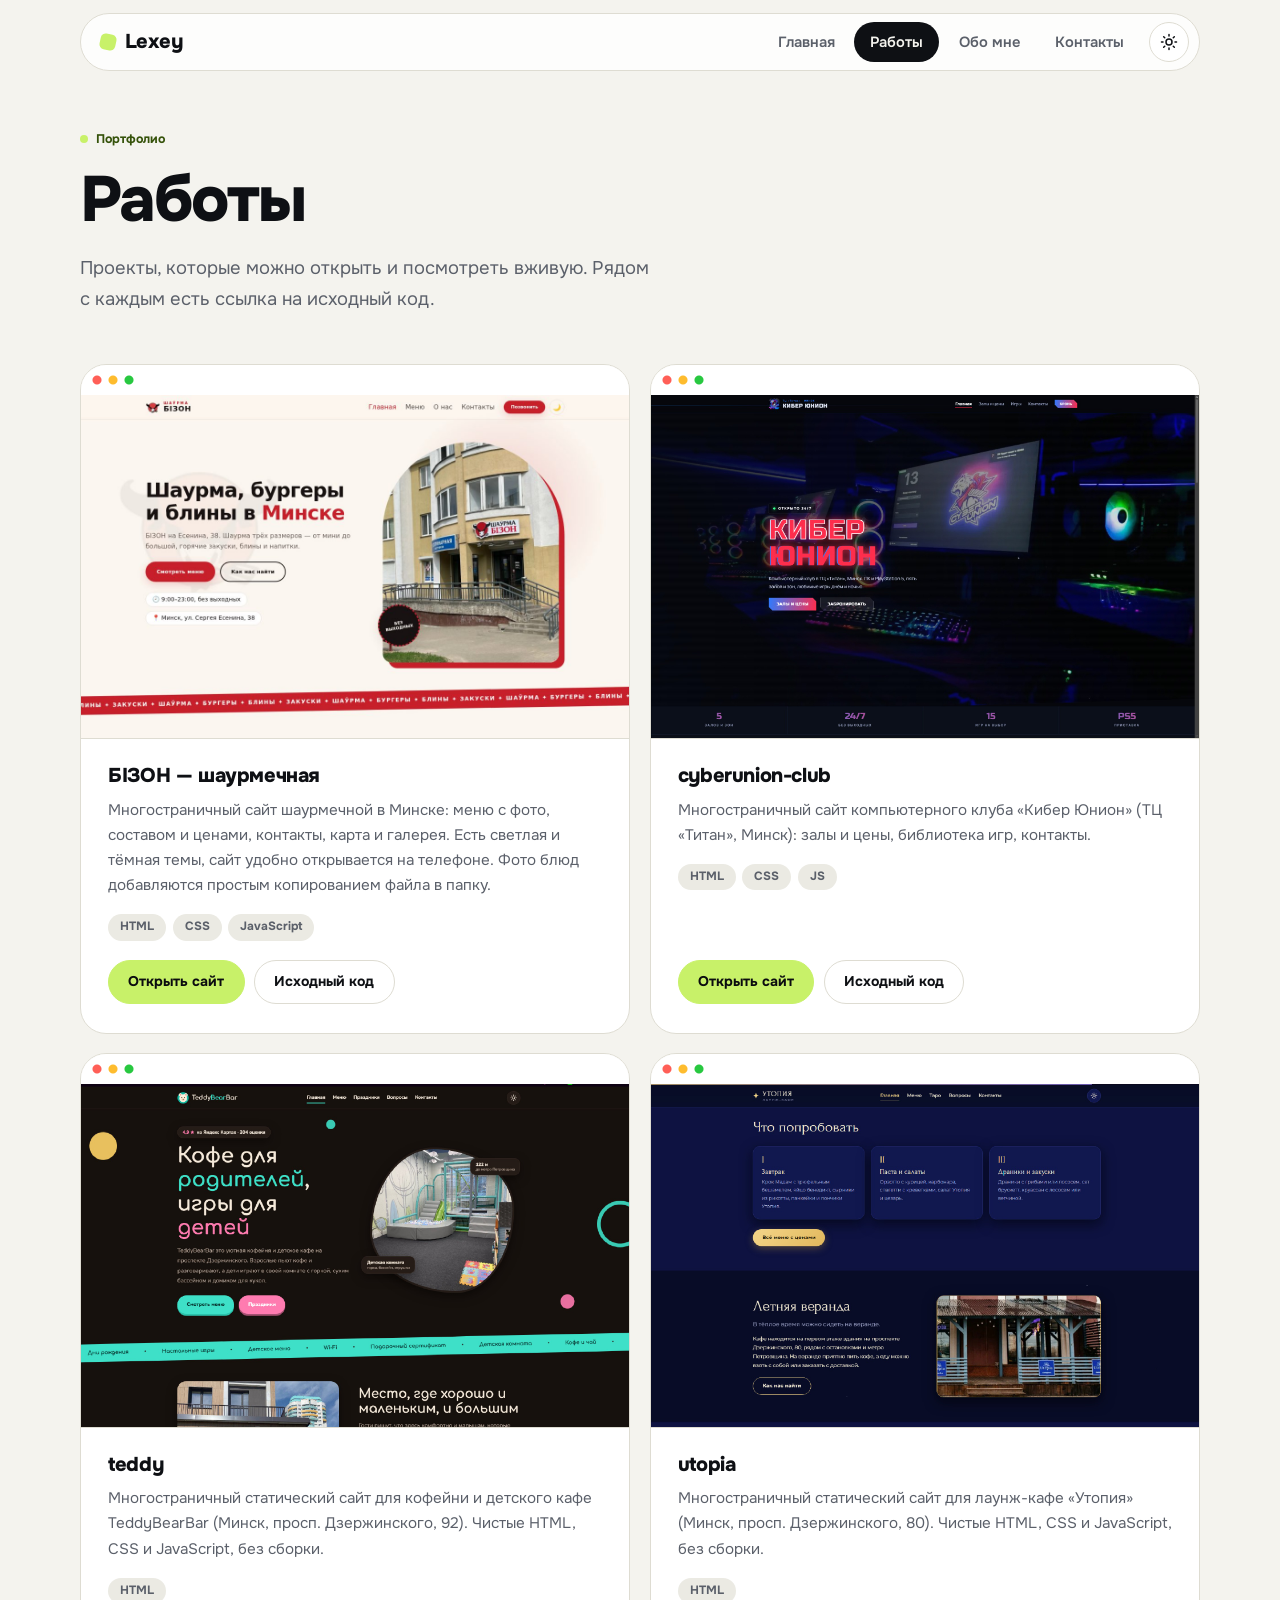
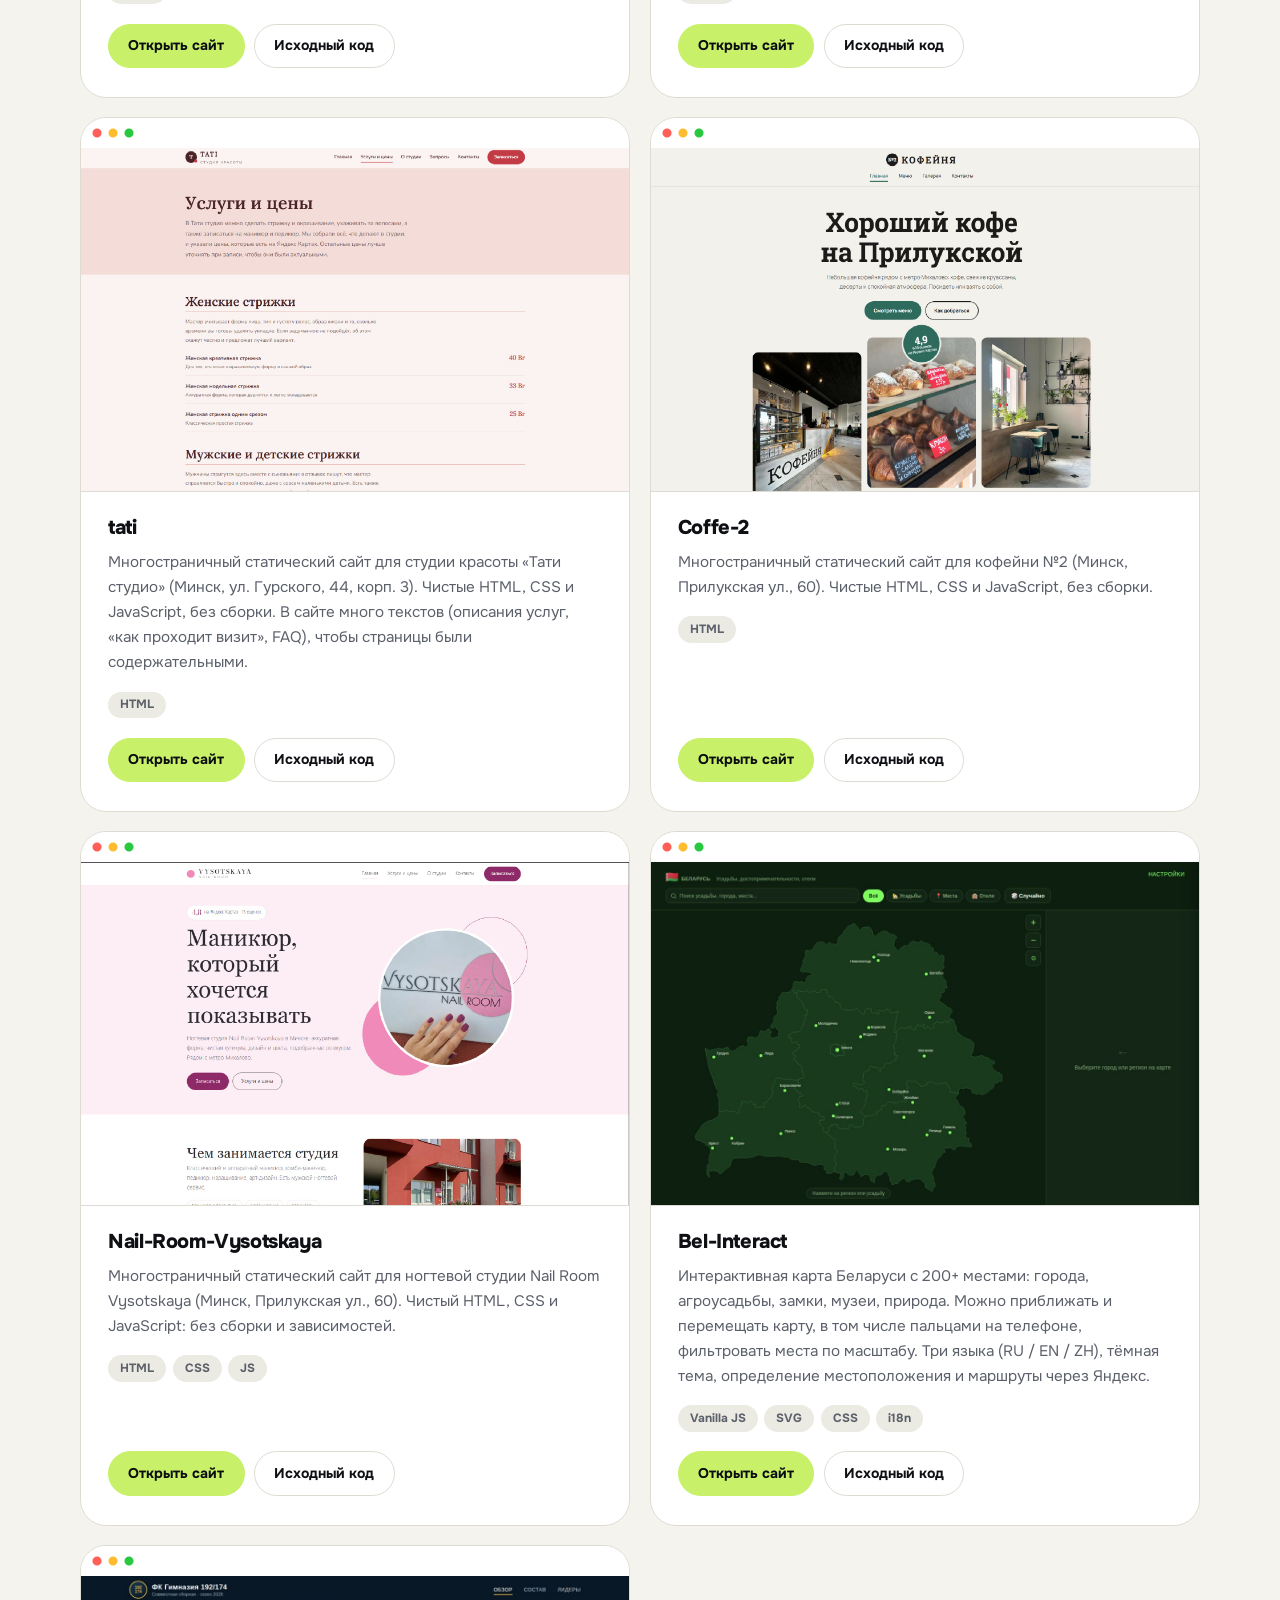
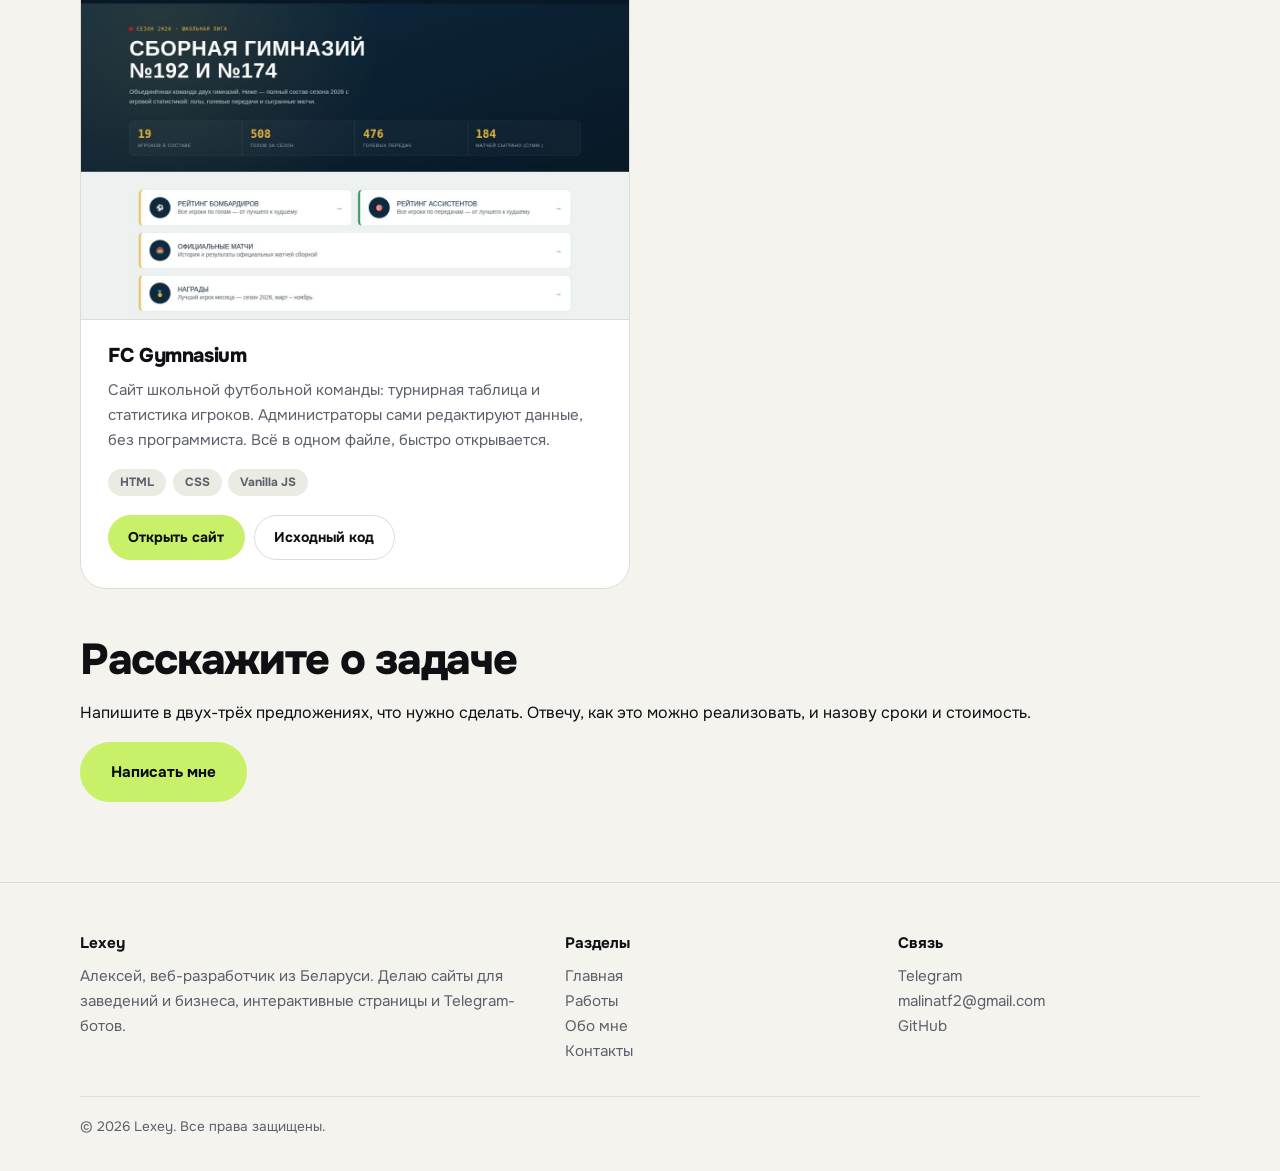
<file: projects.html>
<!DOCTYPE html><html lang="ru"><head><meta charset="UTF-8"><meta name="viewport" content="width=device-width,initial-scale=1,viewport-fit=cover"><meta name="theme-color" content="#f4f3ee" media="(prefers-color-scheme: light)"><meta name="theme-color" content="#0b0c0f" media="(prefers-color-scheme: dark)"><script>document.documentElement.className="js";try{document.documentElement.dataset.theme=localStorage.getItem("theme")||"light"}catch(e){document.documentElement.dataset.theme="light"}</script><link rel="icon" href="favicon.ico" sizes="any"><link rel="icon" type="image/png" sizes="32x32" href="favicon-32.png"><link rel="apple-touch-icon" href="favicon-180.png"><link rel="preconnect" href="https://fonts.googleapis.com"><link rel="preconnect" href="https://fonts.gstatic.com" crossorigin><link href="https://fonts.googleapis.com/css2?family=Onest:wght@400;500;600;700;800&display=swap" rel="stylesheet"><link rel="stylesheet" href="style.css"><title>Работы — Lexey</title><meta name="description" content="Работы Алексея: сайты для заведений, интерактивная карта, сайт спортивной команды. Каждый проект можно открыть онлайн."></head><body><header id="site-header"></header>
<main><section style="padding-bottom:1rem"><div class="wrap"><span class="eyebrow">Портфолио</span><h1>Работы</h1><p class="lead">Проекты, которые можно открыть и посмотреть вживую. Рядом с каждым есть ссылка на исходный код.</p></div></section>
<section style="padding-top:1rem"><div class="wrap"><div class="works" id="projects-list"></div></div></section><section style="padding-top:0"><div class="wrap"><div class="band"><h2>Расскажите о задаче</h2><p>Напишите в двух-трёх предложениях, что нужно сделать. Отвечу, как это можно реализовать, и назову сроки и стоимость.</p><a class="btn" href="contact.html">Написать мне</a></div></div></section></main><footer id="site-footer"></footer><script src="projects-data.js"></script><script src="portfolio.js"></script></body></html>
</file>
<file: style.css>
:root{--bg:#f4f3ee;--surface:#fff;--soft:#ebeae3;--ink:#0e1014;--muted:#5b606a;--line:#dedcd2;--accent:#35520a;--fill:#c8f169;--onfill:#0b0c0f;--r:26px;--sh:0 14px 40px #1a1d2314;--fh:"Onest","Inter",system-ui,-apple-system,"Segoe UI",sans-serif;
--bg2:var(--surface);--bg3:var(--soft);--text:var(--ink);--border:var(--line);--radius:14px;--font-mono:ui-monospace,Menlo,Consolas,monospace}
[data-theme=dark]{--bg:#0b0c0f;--surface:#14161b;--soft:#1b1e25;--ink:#f4f3ee;--muted:#9a9ea8;--line:#262a32;--accent:#c8f169;--sh:0 14px 40px #00000080}
*{box-sizing:border-box}html{scroll-behavior:smooth}
body{margin:0;font:16px/1.65 var(--fh);background:var(--bg);color:var(--ink);transition:background-color .3s,color .3s}
img{max-width:100%;display:block}a{color:inherit}h1,h2,h3{font-weight:800;line-height:1.08;margin:0 0 .7rem;letter-spacing:-.03em}
h1{font-size:clamp(2.2rem,5.4vw,4rem)}h2{font-size:clamp(1.8rem,4vw,2.7rem)}h3{font-size:1.25rem;letter-spacing:-.02em}
.wrap{max-width:1160px;margin:0 auto;padding:0 1.25rem}section{padding:3rem 0}.mut{color:var(--muted)}
.eyebrow{display:inline-flex;align-items:center;gap:.5rem;font-size:.78rem;font-weight:700;color:var(--accent);margin-bottom:1rem}.eyebrow::before{content:"";width:8px;height:8px;border-radius:50%;background:var(--fill)}
.lead{font-size:1.15rem;color:var(--muted);max-width:580px}
main{overflow-x:clip;animation:pg .5s ease both}@keyframes pg{from{opacity:0;transform:translateY(8px)}}body.leave main{opacity:0;transition:opacity .2s}
.js .rv{opacity:0;transform:translateY(20px);transition:opacity .6s ease,transform .6s ease,border-color .25s,box-shadow .25s,background-color .25s}.js .rv.in{opacity:1;transform:none}
header{position:sticky;top:0;z-index:20;padding:.8rem 0 .4rem;padding-top:calc(.8rem + env(safe-area-inset-top,0px))}
.bar{display:flex;align-items:center;gap:.6rem;padding:.5rem .6rem .5rem 1.2rem;border:1px solid var(--line);border-radius:999px;background:color-mix(in srgb,var(--surface) 82%,transparent);backdrop-filter:blur(16px);-webkit-backdrop-filter:blur(16px)}
.logo{display:flex;align-items:center;gap:.55rem;text-decoration:none;font-weight:800;font-size:1.25rem;letter-spacing:-.03em}.mk{width:16px;height:16px;border-radius:5px;background:var(--fill);transform:rotate(12deg)}
nav{display:flex;gap:.2rem;margin-left:auto}nav a{text-decoration:none;font-weight:600;font-size:.92rem;color:var(--muted);padding:.5rem 1rem;border-radius:999px;transition:background-color .2s,color .2s}nav a:hover{color:var(--ink)}nav a.on{background:var(--ink);color:var(--bg)}
#theme,#burger{width:40px;height:40px;border-radius:50%;border:1px solid var(--line);background:var(--surface);color:var(--ink);cursor:pointer;display:grid;place-items:center;padding:0}#theme:hover{border-color:var(--accent)}
#theme svg{width:18px;height:18px}#theme .moon{display:none}[data-theme=dark] #theme .sun{display:none}[data-theme=dark] #theme .moon{display:block}
#burger{display:none}#burger i{display:block;width:18px;height:2px;background:currentColor;margin:2px 0}
.btn{display:inline-block;background:var(--fill);color:var(--onfill);padding:.95rem 1.8rem;border-radius:999px;font-weight:700;font-size:.95rem;text-decoration:none;border:2px solid var(--fill);transition:transform .2s,box-shadow .2s}.btn:hover{transform:translateY(-2px);box-shadow:0 10px 26px #c8f16955}
.btn.ghost{background:none;color:var(--ink);border-color:var(--line)}.btn.ghost:hover{border-color:var(--ink);box-shadow:none}.acts{display:flex;gap:.8rem;flex-wrap:wrap;margin:1.8rem 0 0}
.bento{display:grid;grid-template-columns:repeat(6,1fr);gap:1rem}.b{background:var(--surface);border:1px solid var(--line);border-radius:var(--r);padding:2rem;position:relative;overflow:hidden}
.b.intro{grid-column:span 4;padding:2.6rem}.b.photo{grid-column:span 2;padding:0;min-height:420px}.b.s{grid-column:span 2;padding:1.6rem 1.8rem}.b.s strong{display:block;font-size:2.1rem;font-weight:800;letter-spacing:-.04em;line-height:1.1}.b.s span{color:var(--muted);font-size:.9rem;display:block;margin-top:.3rem}.b.s.lime{background:var(--fill);border-color:var(--fill);color:var(--onfill)}.b.s.lime span{color:#27300f}
.ph{position:absolute;inset:0;background:linear-gradient(150deg,var(--soft),var(--surface))}.ph::before{content:"А";position:absolute;inset:0;display:grid;place-items:center;font-size:7rem;font-weight:800;color:var(--fill);opacity:.55}.ph img{position:absolute;inset:0;width:100%;height:100%;object-fit:cover;object-position:var(--pos,center);z-index:1}
.sec-head{max-width:660px;margin-bottom:2rem}.sec-head p{color:var(--muted);margin:0}
.grid3{display:grid;grid-template-columns:repeat(3,1fr);gap:1rem}.svc .no{font-size:.85rem;font-weight:800;color:var(--accent);margin-bottom:2rem;display:block}.svc p{color:var(--muted);margin:0;font-size:.95rem}.js .b.in.svc:hover{border-color:var(--accent);transform:translateY(-4px)}
.works{display:grid;grid-template-columns:repeat(2,1fr);gap:1.2rem}.pj{background:var(--surface);border:1px solid var(--line);border-radius:var(--r);overflow:hidden;display:flex;flex-direction:column}.js .pj.in:hover{transform:translateY(-4px);border-color:var(--accent);box-shadow:var(--sh)}
.shot{position:relative;background:var(--soft);border-bottom:1px solid var(--line);padding-top:30px;min-height:210px}.shot::before{content:"";position:absolute;left:0;right:0;top:0;height:30px;background:radial-gradient(circle at 16px 15px,#ff5f57 4px,transparent 5px),radial-gradient(circle at 32px 15px,#febc2e 4px,transparent 5px),radial-gradient(circle at 48px 15px,#28c840 4px,transparent 5px),var(--surface);border-bottom:1px solid var(--line)}
.shot .sf{position:absolute;inset:30px 0 0;display:grid;place-items:center;font-size:4rem;font-weight:800;color:var(--fill);opacity:.6}.shot img{position:relative;width:100%;aspect-ratio:16/10;object-fit:cover;object-position:top;z-index:1}
.pb{padding:1.6rem 1.7rem 1.8rem;display:flex;flex-direction:column;flex:1}.pb p{color:var(--muted);margin:0 0 1rem;font-size:.95rem}.tags{display:flex;flex-wrap:wrap;gap:.4rem;list-style:none;padding:0;margin:0 0 1.2rem}.tags li{font-size:.75rem;font-weight:700;padding:.22rem .75rem;border-radius:999px;background:var(--soft);color:var(--muted)}
.pa{display:flex;gap:.6rem;flex-wrap:wrap;margin-top:auto}.pa a{padding:.6rem 1.2rem;border-radius:999px;font-weight:700;font-size:.88rem;text-decoration:none;border:1.5px solid var(--line)}.pa a:hover{border-color:var(--ink)}.pa a.live{background:var(--fill);color:var(--onfill);border-color:var(--fill)}
.steps{display:grid;grid-template-columns:repeat(4,1fr);gap:1rem;counter-reset:s}.step{padding:1.8rem}.step::before{counter-increment:s;content:"0" counter(s);display:block;font-size:2.4rem;font-weight:800;letter-spacing:-.04em;color:var(--fill);margin-bottom:1rem;-webkit-text-stroke:0}.step h3{font-size:1.1rem}.step p{margin:0;color:var(--muted);font-size:.92rem}
.split{display:grid;grid-template-columns:1fr 1.15fr;gap:1rem}.split .b.photo{min-height:360px;grid-column:auto;order:0}.cta{background:var(--fill);color:var(--onfill);border-color:var(--fill);text-align:center;padding:4rem 1.5rem;border-radius:32px}.cta p{max-width:520px;margin:0 auto 1.6rem;color:#27300f}.cta .btn{background:var(--onfill);color:var(--fill);border-color:var(--onfill)}
[data-theme=dark] .cta h2{color:var(--onfill)}.photos{display:grid;grid-template-columns:repeat(3,1fr);gap:1rem;margin:2rem 0}.photos .b.photo{min-height:0;aspect-ratio:4/5}.photos .b.photo:nth-child(2){margin-top:2.5rem}
.bio{display:grid;grid-template-columns:1fr 360px;gap:3.5rem;align-items:start}.bio .lab{margin-bottom:1.4rem}.bio .lab h2{font-size:clamp(1.7rem,3.4vw,2.3rem)}.bio p{font-size:1.1rem;max-width:660px;margin:0 0 1.2rem}.bio .aside{position:sticky;top:110px}.bio .b.photo{min-height:0;aspect-ratio:4/5}
.tl{display:grid;grid-template-columns:repeat(4,1fr);gap:1rem;list-style:none;padding:0;margin:0}.tl li{padding:1.5rem}.tl small{font-size:.78rem;font-weight:800;color:var(--accent);display:block;margin-bottom:1.6rem}.tl b{display:block;font-size:1.15rem;margin-bottom:.3rem}.tl span{color:var(--muted);font-size:.9rem}
.chips{display:flex;flex-wrap:wrap;gap:.5rem}.chips span{padding:.5rem 1.1rem;border-radius:999px;border:1px solid var(--line);background:var(--surface);font-weight:600;font-size:.9rem}.skills h3{margin:1.5rem 0 .7rem;font-size:1.05rem}
.cc{display:flex;align-items:center;gap:1rem;padding:1.8rem;border:1px solid var(--line);border-radius:var(--r);background:var(--surface);text-decoration:none}.cc.lime{background:var(--fill);color:var(--onfill);border-color:var(--fill)}.cc small{display:block;font-size:.78rem;font-weight:700;opacity:.65}.cc b{font-size:1.15rem}.cc .ar{margin-left:auto;font-size:1.6rem}.js .cc.in:hover{transform:translateY(-4px);border-color:var(--accent)}
.faq details{background:var(--surface);border:1px solid var(--line);border-radius:18px;margin-bottom:.7rem;max-width:780px}.faq summary{cursor:pointer;padding:1.15rem 1.4rem;font-weight:700;list-style:none;display:flex;justify-content:space-between;gap:1rem}.faq summary::after{content:"+";color:var(--accent);font-size:1.4rem;line-height:1}.faq details[open] summary::after{content:"−"}.faq details p{margin:0;padding:0 1.4rem 1.2rem;color:var(--muted)}
footer{padding:3rem 0 2rem;margin-top:2rem;font-size:.95rem;color:var(--muted);border-top:1px solid var(--line)}.foot{display:grid;grid-template-columns:1.5fr 1fr 1fr;gap:2rem}footer b{display:block;color:var(--ink);margin-bottom:.5rem}footer a{text-decoration:none}footer a:hover{color:var(--accent)}.copy{margin-top:2rem;padding-top:1.2rem;border-top:1px solid var(--line);font-size:.85rem}
@media(max-width:900px){.b.intro{grid-column:1/-1}.b.photo{grid-column:1/-1;min-height:340px;order:-1}.b.s{grid-column:span 3}.b.s.lime{grid-column:1/-1}.grid3,.steps,.tl,.foot{grid-template-columns:1fr 1fr}.works,.split{grid-template-columns:1fr}.bio{grid-template-columns:1fr;gap:2rem}.bio .aside{position:static;order:-1;max-width:340px}.photos{grid-template-columns:1fr 1fr}.photos .b.photo:nth-child(3){display:none}.photos .b.photo:nth-child(2){margin-top:0}}
@media(max-width:640px){section{padding:2.4rem 0}.grid3,.steps,.tl,.foot{grid-template-columns:1fr}.b.s{grid-column:1/-1}.b.intro{padding:1.8rem}#burger{display:grid}#theme{margin-left:auto}
nav{display:none;position:absolute;left:1.25rem;right:1.25rem;top:calc(70px + env(safe-area-inset-top,0px));background:var(--surface);border:1px solid var(--line);border-radius:22px;flex-direction:column;padding:.6rem;margin:0}nav.open{display:flex}nav a{padding:.8rem 1rem}}
@media(prefers-reduced-motion:reduce){*{animation:none!important;transition:none!important}.js .rv{opacity:1;transform:none}}

/* крупное фото на «Обо мне» и оптимизация под телефоны */
html{-webkit-text-size-adjust:100%}a,button,summary{touch-action:manipulation;-webkit-tap-highlight-color:transparent}
@media(min-width:901px){.bio{grid-template-columns:minmax(0,1fr) clamp(380px,44%,520px)}}
@media(max-width:900px){.b.photo{order:0}.bio .aside{max-width:none}}
@media(max-width:640px){h1{font-size:2rem}h2{font-size:1.65rem}.b.intro{padding:1.6rem}.b.photo{min-height:380px}
.b.s{grid-column:span 3;padding:1.1rem 1.2rem}.b.s strong{font-size:1.45rem}.b.s span{font-size:.8rem}.b.s.lime{grid-column:1/-1}
.acts .btn{flex:1 1 100%;text-align:center}#theme,#burger{width:44px;height:44px}.cta{padding:2.6rem 1.2rem}.step,.cc,.tl li{padding:1.3rem}.pb{padding:1.3rem}.b.svc{padding:1.5rem}.sec-head{margin-bottom:1.4rem}}
@media(hover:none){.js .b.in:hover,.js .pj.in:hover,.js .cc.in:hover{transform:none}}
</file>
